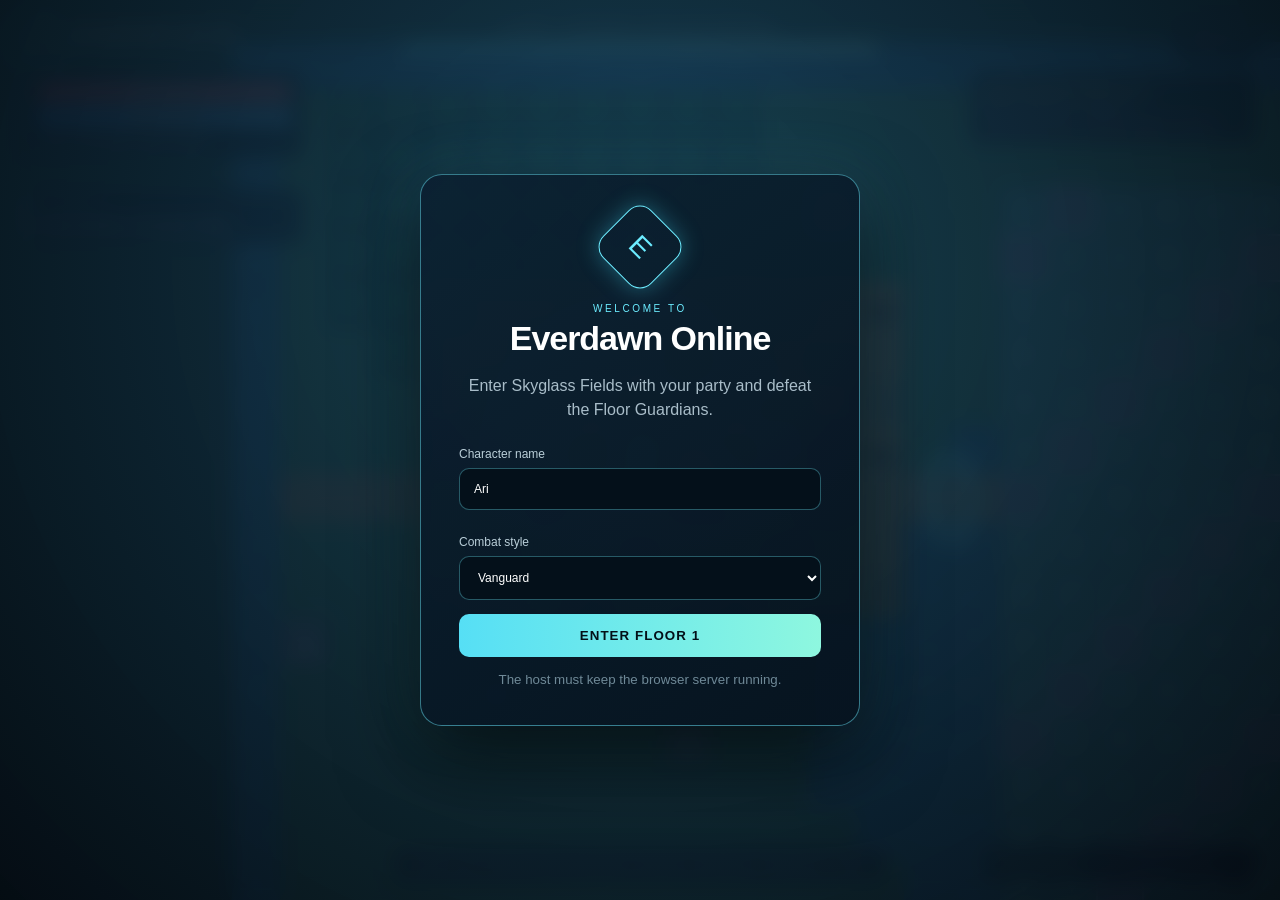
<file: reincarnation-rpg/browser/index.html>
<!doctype html>
<html lang="en">
<head>
  <meta charset="utf-8">
  <meta name="viewport" content="width=device-width,initial-scale=1,viewport-fit=cover">
  <title>Everdawn Online: Ascension</title>
  <link rel="stylesheet" href="styles.css">
</head>
<body>
  <canvas id="game" aria-label="Everdawn Online game"></canvas>
  <div id="hud">
    <div class="brand"><span class="sigil">E</span><div><strong>EVERDAWN ONLINE</strong><small>ASCENSION | FLOOR SYSTEM</small></div></div>
    <div class="party" id="party">Party 0/4</div>
  </div>
  <div id="vitals">
    <div class="vital hp"><i id="hp-fill"></i><span id="hp-text">HP 100 / 100</span></div>
    <div class="vital mana"><i id="mana-fill"></i><span id="mana-text">Mana 40 / 40</span></div>
    <div id="stats">Level 1 | XP 0/100 | Gold 0 | Kills 0</div>
  </div>
  <div id="objective">
    <strong id="quest-status">Quest: Defeat monsters 0 / 5</strong>
    <span id="evolution-status">Reborn Wanderer · Essence 0</span>
    <span id="unique-status">Unique Encounter: Locked (complete 2 quests)</span>
  </div>
  <div id="story"><small id="story-chapter">CHAPTER 1</small><strong id="story-objective">Speak with Mira in Everdawn Village.</strong></div>
  <div id="boss"><span id="boss-name">FLOOR 1 | ASTERION, SKYGLASS SENTINEL</span><div><i id="boss-fill"></i></div></div>
  <div id="help">WASD move | SPACE strike | E/Q skills | F interact | I Inventory | C Character | P Echo</div>
  <button id="inventory-button" type="button">INVENTORY <kbd>I</kbd></button>
  <button id="character-button" type="button">CHARACTER <kbd>C</kbd></button>
  <div id="join" class="overlay">
    <form id="join-form" class="card">
      <div class="crest">E</div>
      <p class="eyebrow">WELCOME TO</p>
      <h1>Everdawn Online</h1>
      <p>Enter Skyglass Fields with your party and defeat the Floor Guardians.</p>
      <label>Character name<input id="name" maxlength="18" value="Ari" autocomplete="nickname"></label>
      <label>Combat style<select id="style"><option>Vanguard</option><option>Spellblade</option><option>Strider</option></select></label>
      <button type="submit">ENTER FLOOR 1</button>
      <small id="connection">The host must keep the browser server running.</small>
    </form>
  </div>
  <div id="echo-panel" class="progress-panel hidden">
    <h2>Echo Learning Progress</h2>
    <p id="echo-readiness">Echo is learning the current game systems.</p>
    <div class="progress-row"><span>World exploration</span><div><i id="echo-exploration"></i></div><b id="echo-exploration-text">0%</b></div>
    <div class="progress-row"><span>Monster knowledge</span><div><i id="echo-monsters"></i></div><b id="echo-monsters-text">0%</b></div>
    <div class="progress-row"><span>Combat skill</span><div><i id="echo-combat"></i></div><b id="echo-combat-text">0%</b></div>
    <div class="progress-row"><span>Boss training</span><div><i id="echo-boss"></i></div><b id="echo-boss-text">0%</b></div>
    <div class="progress-row"><span>Party support</span><div><i id="echo-support"></i></div><b id="echo-support-text">0%</b></div>
    <div class="overall">Overall mastery <strong id="echo-overall">0%</strong></div>
    <section class="learning-debugger">
      <h3>Live Q-Learning Debugger</h3>
      <div class="learning-grid">
        <div><span>State</span><strong id="echo-ml-state">waiting</strong></div>
        <div><span>Chosen action</span><strong id="echo-ml-action">patrol</strong></div>
        <div><span>Last reward</span><strong id="echo-ml-reward">0</strong></div>
        <div><span>Total reward</span><strong id="echo-ml-total">0</strong></div>
        <div><span>Exploration ε</span><strong id="echo-ml-epsilon">0.28</strong></div>
        <div><span>Learned states</span><strong id="echo-ml-states">0</strong></div>
        <div><span>Decisions / updates</span><strong id="echo-ml-decisions">0 / 0</strong></div>
        <div><span>Q-value change</span><strong id="echo-ml-change">0</strong></div>
      </div>
      <div class="q-values"><span>Action values for this state</span><div id="echo-q-values">No values learned yet.</div></div>
      <small>Higher Q-values mean Echo currently expects a better long-term result from that action.</small>
    </section>
    <small>At 85%, Echo is ready for more content. Its Q-table saves between server restarts. Press P to close.</small>
  </div>
  <div id="character-panel" class="progress-panel character-panel hidden">
    <div class="panel-heading">
      <div><small>PLAYER PROFILE</small><h2 id="character-name">Adventurer</h2></div>
      <button id="character-close" type="button" aria-label="Close character menu">×</button>
    </div>
    <p id="character-rank">Reborn Wanderer</p>
    <div class="character-grid">
      <div><span>Level</span><strong id="stat-level">1</strong></div>
      <div><span>Experience</span><strong id="stat-xp">0 / 100</strong></div>
      <div><span>Health</span><strong id="stat-hp">100 / 100</strong></div>
      <div><span>Mana</span><strong id="stat-mana">40 / 40</strong></div>
      <div><span>Monsters defeated</span><strong id="stat-kills">0</strong></div>
      <div><span>Gold</span><strong id="stat-gold">0</strong></div>
      <div><span>Floors cleared</span><strong id="stat-floors">0</strong></div>
      <div><span>Hunt quests</span><strong id="stat-quests">0</strong></div>
    </div>
    <div class="character-section"><span>Absorbed Essence</span><strong id="stat-essence">None yet</strong></div>
    <div class="character-section"><span>Abilities</span><strong id="stat-abilities">Sword Strike · Ascension Burst · Devourer Pulse (locked)</strong></div>
    <div class="character-section"><span>Unique Encounter</span><strong id="stat-unique">Locked</strong></div>
    <small>Press C or Escape to close.</small>
  </div>
  <div id="inventory-panel" class="progress-panel inventory-panel hidden">
    <div class="panel-heading"><div><small>RELIC LOADOUT</small><h2>Inventory</h2></div><button id="inventory-close" type="button">×</button></div>
    <p id="gear-summary">Attack +0 · Defense 0</p>
    <div class="equipment-slots">
      <div><span>Weapon</span><strong id="slot-weapon">Empty</strong></div>
      <div><span>Armor</span><strong id="slot-armor">Empty</strong></div>
      <div><span>Charm</span><strong id="slot-charm">Empty</strong></div>
    </div>
    <div id="inventory-list" class="inventory-list"><p>Defeat monsters or visit Bram to find equipment.</p></div>
    <small>Click EQUIP beside an item. Progress saves automatically under your character name.</small>
  </div>
  <div id="message"></div>
  <script src="game.js"></script>
</body>
</html>
</file>
<file: reincarnation-rpg/browser/styles.css>
:root { color-scheme: dark; --cyan:#6cecff; --ink:#07131e; --panel:rgba(7,20,32,.9); }
* { box-sizing:border-box; }
html,body { margin:0; width:100%; height:100%; overflow:hidden; background:#06121d; font-family:Inter,Segoe UI,sans-serif; }
#game { width:100%; height:100%; display:block; }
#hud { position:fixed; inset:20px 24px auto; display:flex; justify-content:space-between; pointer-events:none; }
.brand { display:flex; gap:11px; align-items:center; color:white; text-shadow:0 2px 8px #000; }
.brand strong { display:block; letter-spacing:.12em; font-size:14px; }
.brand small { display:block; color:var(--cyan); letter-spacing:.18em; font-size:9px; margin-top:3px; }
.sigil,.crest { display:grid; place-items:center; border:1px solid var(--cyan); color:var(--cyan); box-shadow:0 0 22px #39c6dd66; }
.sigil { width:40px; height:40px; transform:rotate(45deg); border-radius:8px; }
.sigil::first-letter { transform:rotate(-45deg); }
.party { padding:10px 14px; border:1px solid #6cecff55; border-radius:10px; background:var(--panel); color:#dffbff; font-size:13px; }
#vitals { position:fixed; left:24px; top:72px; width:280px; padding:10px; background:var(--panel); border:1px solid #6cecff33; border-radius:10px; pointer-events:none; }
.vital { position:relative; height:18px; margin-bottom:7px; overflow:hidden; border-radius:8px; background:#172431; border:1px solid #ffffff18; }
.vital i { position:absolute; inset:0 auto 0 0; width:100%; transition:width .18s ease; }
.vital.hp i { background:linear-gradient(90deg,#db3f58,#ff6c7c); }
.vital.mana i { background:linear-gradient(90deg,#347bd8,#5cb9ff); }
.vital span { position:absolute; inset:0; display:grid; place-items:center; color:white; font-size:11px; font-weight:700; text-shadow:0 1px 3px #000; }
#stats { color:#dff9ff; padding:2px 3px 0; font-size:11px; }
#objective { position:fixed; right:24px; top:72px; min-width:285px; padding:11px 14px; color:#ffe58f; background:var(--panel); border:1px solid #ffd35b44; border-radius:9px; font-size:12px; pointer-events:none; }
#objective strong,#objective span { display:block; }
#objective span { margin-top:5px; color:#d3b9ff; font-size:11px; }
#objective #unique-status { color:#ff8dcc; }
#story { position:fixed; left:24px; top:190px; width:280px; padding:10px 13px; color:#e9f8ff; background:var(--panel); border-left:3px solid #74e8f0; border-radius:6px; pointer-events:none; }
#story small { display:block; margin-bottom:5px; color:#74e8f0; font-size:9px; letter-spacing:.12em; }
#story strong { font-size:11px; line-height:1.4; }
#boss { position:fixed; top:23px; left:50%; width:min(480px,45vw); transform:translateX(-50%); text-align:center; color:#e9fcff; font-size:11px; letter-spacing:.1em; pointer-events:none; }
#boss div { height:12px; margin-top:7px; background:#102838; border:1px solid #74e8f077; border-radius:6px; overflow:hidden; }
#boss i { display:block; width:100%; height:100%; background:linear-gradient(90deg,#51d9f2,#9affee); transition:width .18s; }
#help { position:fixed; bottom:18px; left:50%; transform:translateX(-50%); padding:9px 15px; color:#c7dbe5; background:var(--panel); border:1px solid #ffffff18; border-radius:10px; font-size:12px; pointer-events:none; }
#character-button { position:fixed; right:24px; bottom:18px; padding:10px 13px; color:#e9dcff; background:#151025e8; border:1px solid #bd7cff77; border-radius:9px; font:700 11px inherit; letter-spacing:.08em; cursor:pointer; box-shadow:0 0 24px #9b5cff22; }
#inventory-button { position:fixed; right:155px; bottom:18px; padding:10px 13px; color:#dffcff; background:#0b2028e8; border:1px solid #6cecff77; border-radius:9px; font:700 11px inherit; letter-spacing:.08em; cursor:pointer; }
#inventory-button kbd,#character-button kbd { margin-left:5px; padding:2px 5px; color:#c7eefa; background:#090611; border:1px solid #ffffff22; border-radius:4px; font:inherit; }
#character-button:hover { border-color:#d2a8ff; background:#21153a; }
#character-button kbd { margin-left:5px; padding:2px 5px; color:#c7a2f8; background:#090611; border:1px solid #ffffff22; border-radius:4px; font:inherit; }
.overlay { position:fixed; inset:0; display:grid; place-items:center; background:radial-gradient(circle at 50% 30%,#163d56dd,#040b12f5); backdrop-filter:blur(10px); }
.overlay.hidden { display:none; }
.card { width:min(440px,calc(100vw - 32px)); padding:38px; text-align:center; background:linear-gradient(145deg,#0b2132ee,#07131eee); border:1px solid #6cecff77; border-radius:22px; box-shadow:0 28px 80px #000b,0 0 60px #45cce522; }
.crest { width:68px; height:68px; margin:0 auto 20px; border-radius:16px; font-size:28px; transform:rotate(45deg); }
.card h1 { margin:3px 0 10px; font-size:34px; letter-spacing:-.03em; }
.card p { color:#a9bdc9; line-height:1.5; }
.card .eyebrow { margin:0; color:var(--cyan); letter-spacing:.26em; font-size:10px; }
.card label { display:block; margin-top:25px; color:#b9ced8; text-align:left; font-size:12px; }
.card input,.card select { width:100%; margin-top:7px; padding:13px 14px; border:1px solid #6cecff55; border-radius:10px; outline:none; color:white; background:#04101a; font:inherit; }
.card input:focus { border-color:var(--cyan); box-shadow:0 0 0 3px #6cecff18; }
.card button { width:100%; margin-top:14px; padding:14px; border:0; border-radius:10px; color:#031018; background:linear-gradient(90deg,#56dff5,#8ef7df); font-weight:800; letter-spacing:.08em; cursor:pointer; }
.card small { display:block; margin-top:15px; color:#6f8997; }
#message { position:fixed; left:50%; top:100px; transform:translateX(-50%); padding:10px 18px; border-radius:10px; color:white; background:#091b29e8; opacity:0; transition:opacity .2s; pointer-events:none; }
#message.show { opacity:1; }
.progress-panel { position:fixed; left:50%; top:50%; width:min(620px,calc(100vw - 30px)); transform:translate(-50%,-50%); padding:30px 34px; color:white; background:#071522f4; border:1px solid #bd7cff99; border-radius:18px; box-shadow:0 28px 90px #000c,0 0 55px #9b5cff22; }
.progress-panel.hidden { display:none; }
.progress-panel h2 { margin:0; font-size:30px; }
.progress-panel>p { color:#c58cff; margin:8px 0 24px; }
.progress-row { display:grid; grid-template-columns:155px 1fr 42px; align-items:center; gap:12px; margin:14px 0; font-size:13px; }
.progress-row>div { height:13px; overflow:hidden; border-radius:7px; background:#202b3b; }
.progress-row i { display:block; width:0; height:100%; background:linear-gradient(90deg,#8b5cf6,#67e8f9); transition:width .25s; }
.progress-row b { text-align:right; }
.progress-panel .overall { margin-top:24px; padding-top:18px; display:flex; justify-content:space-between; border-top:1px solid #ffffff18; font-size:19px; }
.progress-panel .overall strong { color:#7cecff; font-size:26px; }
.progress-panel small { display:block; margin-top:16px; color:#8295a3; }
#echo-panel { max-height:92vh; overflow:auto; }
.learning-debugger { margin-top:22px; padding-top:18px; border-top:1px solid #ffffff18; }
.learning-debugger h3 { margin:0 0 13px; color:#d9c4ff; font-size:15px; letter-spacing:.05em; }
.learning-grid { display:grid; grid-template-columns:repeat(4,1fr); gap:8px; }
.learning-grid>div { min-width:0; padding:10px; background:#ffffff08; border-radius:8px; }
.learning-grid span,.q-values>span { display:block; margin-bottom:5px; color:#8295a3; font-size:9px; letter-spacing:.08em; text-transform:uppercase; }
.learning-grid strong { display:block; overflow-wrap:anywhere; color:#eff8ff; font-size:11px; }
.q-values { margin-top:10px; padding:11px; background:#0b1b29; border-left:3px solid #8b5cf6; border-radius:6px; }
#echo-q-values { display:flex; flex-wrap:wrap; gap:7px; color:#d9e8f2; font-size:11px; }
#echo-q-values b { padding:4px 7px; background:#17293a; border-radius:5px; }
.panel-heading { display:flex; align-items:flex-start; justify-content:space-between; }
.panel-heading small { margin:0 0 5px; color:#ae8bdb; letter-spacing:.18em; }
.panel-heading button { width:36px; height:36px; color:#d9c5f3; background:#ffffff0b; border:1px solid #ffffff22; border-radius:8px; font-size:24px; cursor:pointer; }
.character-panel { max-height:90vh; overflow:auto; }
.character-grid { display:grid; grid-template-columns:repeat(4,1fr); gap:10px; margin:22px 0; }
.character-grid>div { padding:13px; background:#ffffff08; border:1px solid #ffffff12; border-radius:10px; }
.character-grid span,.character-section span { display:block; margin-bottom:6px; color:#8ea5b3; font-size:10px; letter-spacing:.08em; text-transform:uppercase; }
.character-grid strong { color:#f3f8ff; font-size:16px; }
.character-section { margin-top:9px; padding:13px 15px; background:#0c1d2c; border-left:3px solid #a96fff; border-radius:6px; }
.character-section strong { color:#e8d7ff; font-size:13px; line-height:1.5; }
.equipment-slots { display:grid; grid-template-columns:repeat(3,1fr); gap:10px; margin:18px 0; }
.equipment-slots>div { padding:13px; background:#ffffff08; border:1px solid #6cecff22; border-radius:9px; }
.equipment-slots span { display:block; color:#7f9fac; font-size:10px; text-transform:uppercase; }
.equipment-slots strong { display:block; margin-top:5px; color:#efffff; font-size:12px; }
.inventory-list { max-height:320px; overflow:auto; display:grid; gap:8px; }
.inventory-item { display:grid; grid-template-columns:1fr auto; align-items:center; gap:12px; padding:11px 13px; background:#0d1c29; border:1px solid #ffffff12; border-radius:8px; }
.inventory-item span { display:block; color:#8ea5b3; margin-top:3px; font-size:10px; }
.inventory-item button { padding:7px 10px; color:#07131e; background:#7ee9ef; border:0; border-radius:6px; font-weight:800; cursor:pointer; }
@media(max-width:700px){ #boss{top:74px;width:80vw}.brand strong{font-size:11px}#help{display:none}.card{padding:24px}#objective{right:10px;top:130px;min-width:240px}#story{left:10px;top:auto;bottom:62px;width:240px}#character-button{right:10px}#inventory-button{right:140px}.character-grid{grid-template-columns:repeat(2,1fr)}.progress-panel{padding:22px}.equipment-slots{grid-template-columns:1fr}.learning-grid{grid-template-columns:repeat(2,1fr)} }
</file>
